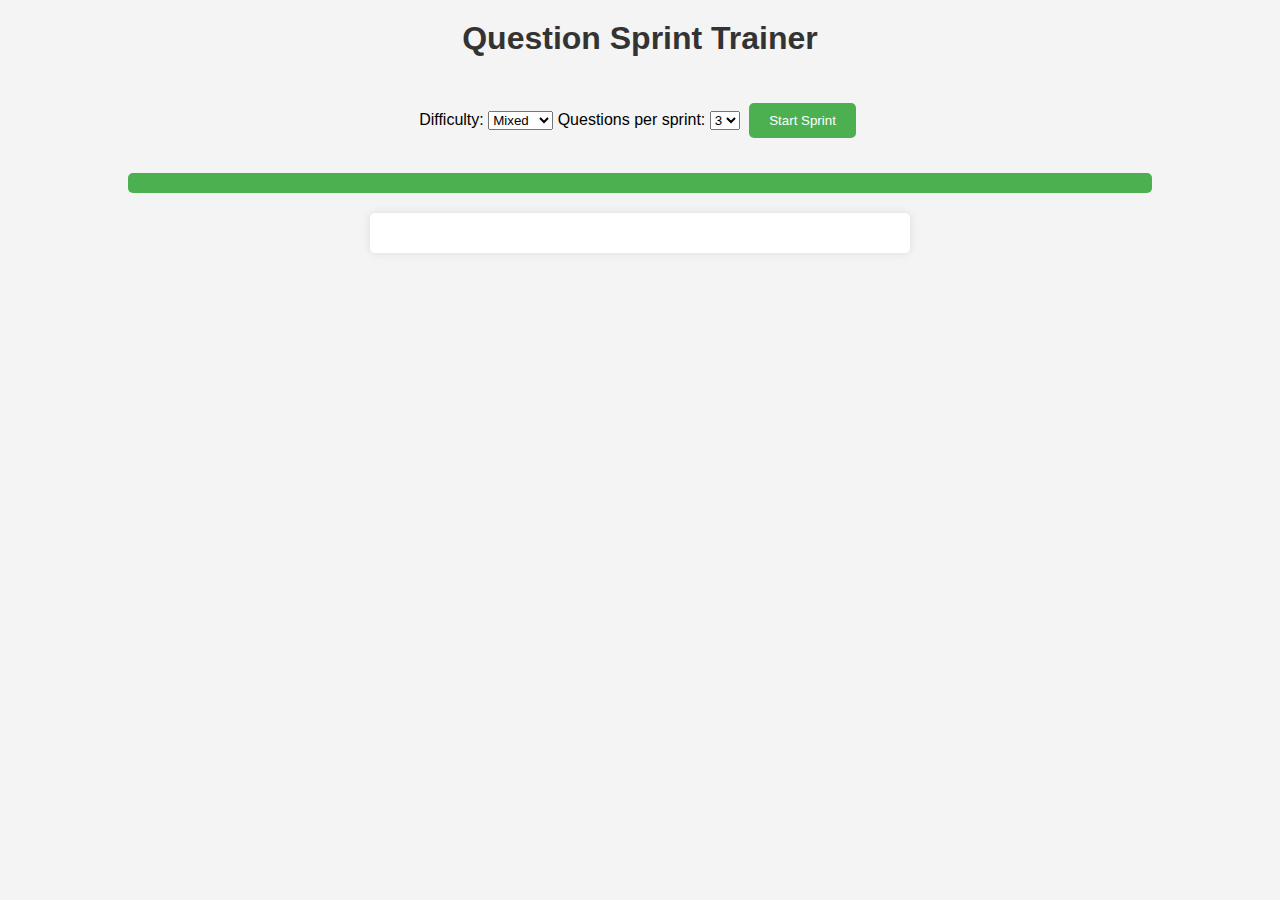
<file: speedSATMath/index.html>
<!DOCTYPE html>
<html>
<head>
    <meta charset="UTF-8">
    <title>Question Sprint Trainer</title>
    <link rel="stylesheet" href="style.css">
</head>
<body>
    <h1>Question Sprint Trainer</h1>
    <div id="controls">
        <label for="difficulty">Difficulty:</label>
        <select id="difficulty">
            <option value="all">Mixed</option>
            <option value="1">Level 1</option>
            <option value="2">Level 2</option>
            <option value="3">Level 3</option>
        </select>

        <label for="numQuestions">Questions per sprint:</label>
        <select id="numQuestions">
            <option value="3">3</option>
            <option value="4">4</option>
            <option value="5">5</option>
        </select>

        <button id="startBtn">Start Sprint</button>
    </div>

    <div id="progressBarContainer">
        <div id="progressBar"></div>
    </div>

    <div id="questionContainer"></div>

    <div id="result"></div>

    <script src="app.js"></script>
</body>
</html>
</file>
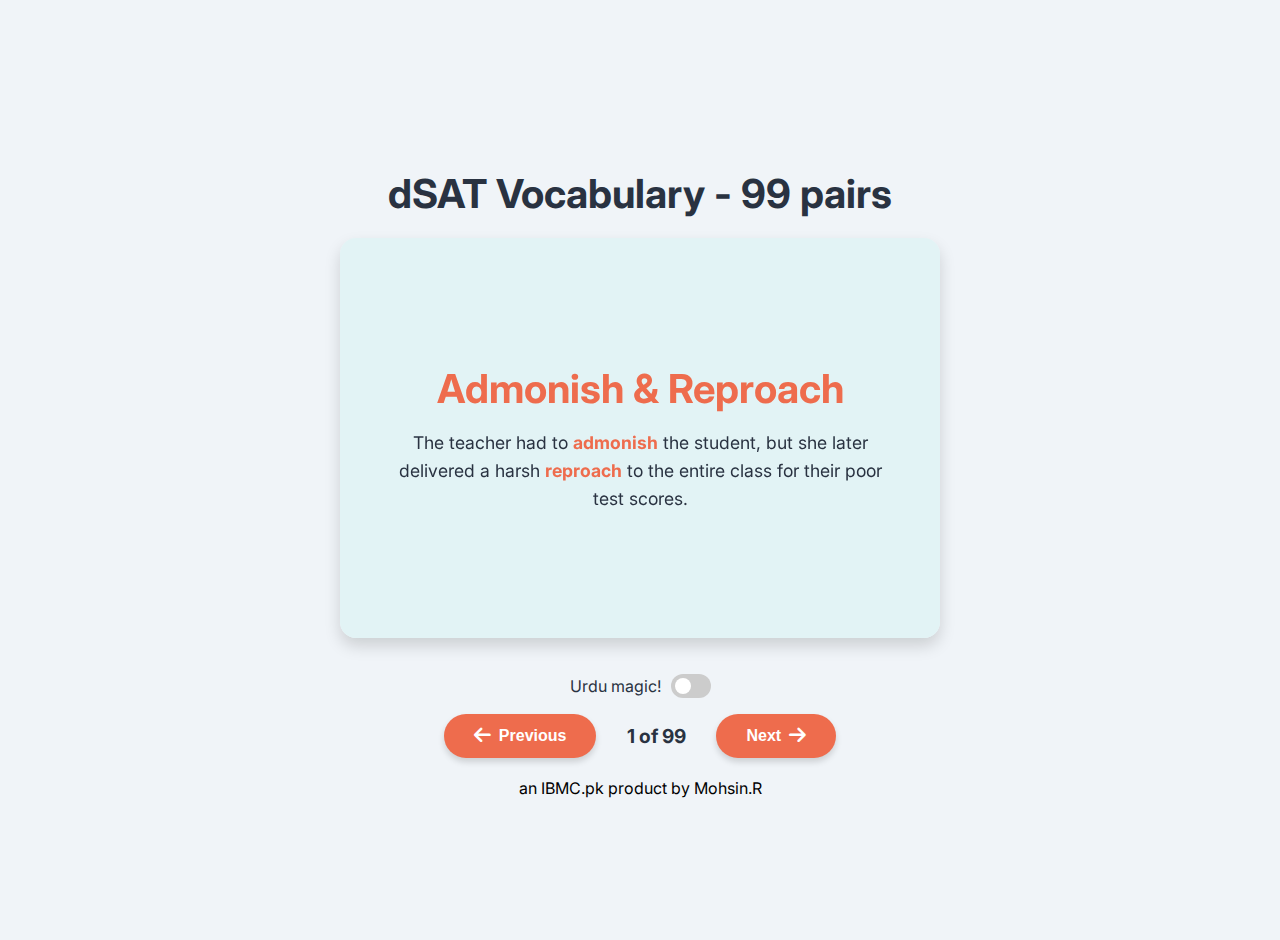
<file: dSAT-flashcards-vocab.html>
<!DOCTYPE html>
<html lang="en">
<head>
    <meta charset="UTF-8">
    <meta name="viewport" content="width=device-width, initial-scale=1.0">
    <title>dSAT Vocabulary - 99 pairs by IBMC.pk</title>
    <!-- Preconnect for Google Fonts -->
    <link rel="preconnect" href="https://fonts.googleapis.com">
    <link rel="preconnect" href="https://fonts.gstatic.com" crossorigin>
    <!-- Inter for English and general text -->
    <link href="https://fonts.googleapis.com/css2?family=Inter:wght@400;700&display=swap" rel="stylesheet">
    <!-- Noto Nastaliq Urdu for authentic Urdu script -->
    <link href="https://fonts.googleapis.com/css2?family=Noto+Nastaliq+Urdu:wght@400;700&display=swap" rel="stylesheet">
    <!-- Font Awesome for navigation icons -->
    <link rel="stylesheet" href="https://cdnjs.cloudflare.com/ajax/libs/font-awesome/6.5.2/css/all.min.css">
    <style>
        /* CSS Variables for a clean, consistent color palette */
        :root {
            --bg-color: #f0f4f8; /* A light, cool gray */
            --card-front-bg: #e2f3f5; /* A soft teal */
            --card-back-bg: #3d5a80; /* A deep, serious blue */
            --text-color: #293241; /* Dark blue-gray for text */
            --highlight-color: #ee6c4d; /* Vibrant coral for highlights */
            --shadow-color: rgba(0, 0, 0, 0.15);
            --toggle-bg: #ccc;
            --toggle-bg-active: #4CAF50;
        }

        /* Base styling for the body */
        body {
            font-family: 'Inter', sans-serif;
            background-color: var(--bg-color);
            margin: 0;
            padding: 20px;
            display: flex;
            justify-content: center;
            align-items: center;
            flex-direction: column;
            min-height: 100vh;
            text-align: center;
        }

        /* Main heading styling */
        h1 {
            color: var(--text-color);
            margin-bottom: 20px;
            font-size: clamp(1.5rem, 5vw, 2.5rem);
            font-weight: 700;
        }

        /* Container for the flashcard to enable 3D perspective */
        .flashcard-container {
            width: 100%;
            max-width: 600px;
            perspective: 1000px;
            /* Added a fixed height to prevent collapsing on flip */
            height: 400px; 
            cursor: pointer;
            margin-bottom: 20px;
        }

        /* The card itself, which will be flipped */
        .card {
            width: 100%;
            height: 100%;
            position: relative;
            transform-style: preserve-3d;
            transition: transform 0.6s ease-in-out;
            border-radius: 16px;
            box-shadow: 0 8px 16px var(--shadow-color);
        }

        /* CSS class to trigger the flip animation */
        .card.is-flipped {
            transform: rotateY(180deg);
        }
        
        /* Loading state styling */
        .loading {
            display: flex;
            justify-content: center;
            align-items: center;
            width: 100%;
            height: 100%;
            font-size: 1.5rem;
            color: var(--text-color);
            background-color: var(--card-front-bg);
            border-radius: 16px;
        }

        /* Base styling for both card faces */
        .card-face {
            position: absolute;
            width: 100%;
            height: 100%;
            backface-visibility: hidden;
            border-radius: 16px;
            display: flex;
            flex-direction: column;
            justify-content: center;
            align-items: center;
            text-align: center;
            padding: 2rem;
            box-sizing: border-box;
            color: var(--text-color);
            /* Added overflow to prevent content from spilling */
            overflow-y: auto;
        }

        /* Styling for the front of the card */
        .card-face.front {
            background-color: var(--card-front-bg);
        }
        
        .card-face.front .word-pair {
            font-size: clamp(1.5rem, 6vw, 2.5rem);
            font-weight: 700;
            margin-bottom: 1rem;
            color: var(--highlight-color);
        }
        
        /* Styling for the Urdu section, with RTL directionality */
        .urdu-section {
            margin-top: 1rem;
            padding-top: 1rem;
            border-top: 1px dashed var(--text-color);
            width: 100%;
            direction: rtl; /* Crucial for proper Urdu display */
            text-align: right;
            padding-right: 1rem;
            box-sizing: border-box;
        }

        .urdu-word {
            font-family: 'Noto Nastaliq Urdu', serif;
            font-size: clamp(1.5rem, 6vw, 2.5rem);
            line-height: 1.5;
            color: var(--text-color);
            margin-bottom: 0.5rem;
        }
        
        /* Specific styling for the Roman Urdu hint */
        .roman-urdu-hint {
            font-family: 'Inter', sans-serif;
            font-size: clamp(1rem, 3.5vw, 1.2rem);
            color: var(--text-color);
            font-weight: 400;
            direction: ltr; /* Forces left-to-right alignment within the RTL container */
            text-align: left;
            width: 100%; /* Ensures it takes up full width for proper alignment */
        }

        .card-face.front .example {
            font-size: clamp(0.9rem, 3vw, 1.1rem);
            line-height: 1.6;
            margin: 0;
            padding: 0 1rem;
            color: var(--text-color);
        }
        
        .card-face.front .example b {
            color: var(--highlight-color);
            font-weight: 700;
        }

        /* Styling for the back of the card */
        .card-face.back {
            transform: rotateY(180deg);
            background-color: var(--card-back-bg);
            color: #fff;
        }

        .card-face.back .meaning {
            font-size: clamp(1rem, 3.5vw, 1.2rem);
            line-height: 1.6;
            padding: 0 1rem;
            max-height: 300px; /* Constrain height for long definitions */
            overflow-y: auto; /* Enable scrolling for long content */
        }

        .card-face.back .meaning b {
            color: var(--highlight-color);
            font-weight: 700;
        }

        /* Navigation buttons and counter styling */
        .navigation {
            display: flex;
            justify-content: center;
            align-items: center;
            gap: 20px;
            width: 100%;
            max-width: 600px;
            margin-bottom: 20px;
        }

        .nav-button {
            background-color: var(--highlight-color);
            color: #fff;
            border: none;
            border-radius: 50px;
            padding: 12px 30px; 
            font-size: 1rem;
            font-weight: 700;
            cursor: pointer;
            transition: background-color 0.3s, transform 0.2s;
            box-shadow: 0 4px 6px var(--shadow-color);
            display: flex;
            align-items: center;
            gap: 8px;
        }

        .nav-button:hover {
            background-color: #e55c3c;
            transform: translateY(-2px);
        }
        
        .nav-button i {
            font-size: 1.2rem;
        }

        .card-counter {
            color: var(--text-color);
            font-size: 1.2rem;
            font-weight: 700;
            min-width: 80px;
            text-align: center;
        }
        
        /* Toggle switch styling */
        .toggle-container {
            display: flex;
            align-items: center;
            gap: 10px;
            margin-top: 1rem;
            margin-bottom: 1rem;
        }

        .switch {
            position: relative;
            display: inline-block;
            width: 40px;
            height: 24px;
        }

        .switch input {
            opacity: 0;
            width: 0;
            height: 0;
        }

        .slider {
            position: absolute;
            cursor: pointer;
            top: 0;
            left: 0;
            right: 0;
            bottom: 0;
            background-color: var(--toggle-bg);
            transition: .4s;
            border-radius: 24px;
        }

        .slider:before {
            position: absolute;
            content: "";
            height: 16px;
            width: 16px;
            left: 4px;
            bottom: 4px;
            background-color: white;
            transition: .4s;
            border-radius: 50%;
        }

        input:checked + .slider {
            background-color: var(--toggle-bg-active);
        }

        input:checked + .slider:before {
            transform: translateX(16px);
        }

        .toggle-label {
            color: var(--text-color);
            font-size: 1rem;
            user-select: none;
        }
    </style>
</head>
<body>

    <h1>dSAT Vocabulary - 99 pairs</h1>

    <div class="flashcard-container" id="flashcard-container">
        <div class="card" id="current-card">
            <div class="loading">
                Loading vocabulary...
            </div>
        </div>
    </div>
    
    <div class="toggle-container">
        <label class="toggle-label">Urdu magic!</label>
        <label class="switch">
            <input type="checkbox" id="urdu-toggle">
            <span class="slider"></span>
        </label>
    </div>
    <div class="navigation">
        <button id="prev-button" class="nav-button">
            <i class="fas fa-arrow-left"></i> Previous
        </button>
        <span id="card-counter" class="card-counter"></span>
        <button id="next-button" class="nav-button">
            Next <i class="fas fa-arrow-right"></i>
        </button>
    </div>
    <div>
        an IBMC.pk product by Mohsin.R
    </div>
    <script>
        let vocabulary = [];
        let currentCardIndex = 0;
        let totalCards = 0;

        const cardContainer = document.getElementById('current-card');
        const flashcardWrapper = document.getElementById('flashcard-container');
        const prevButton = document.getElementById('prev-button');
        const nextButton = document.getElementById('next-button');
        const cardCounter = document.getElementById('card-counter');
        const urduToggle = document.getElementById('urdu-toggle');

        /**
         * Fetches vocabulary data from the JSON file.
         * @returns {Promise<Array>} A promise that resolves with the vocabulary array.
         */
        async function fetchVocabulary() {
            try {
                const response = await fetch('satvocab99');
                if (!response.ok) {
                    throw new Error(`HTTP error! status: ${response.status}`);
                }
                const data = await response.json();
                return data;
            } catch (error) {
                console.error('Failed to fetch vocabulary data:', error);
                // Display an error message to the user
                cardContainer.innerHTML = '<div class="loading">Failed to load vocabulary. Kindly contact the team</div>';
                return [];
            }
        }

        /**
         * Renders the current flashcard content.
         */
        function renderCard() {
            if (totalCards === 0) {
                return;
            }
            
            const card = vocabulary[currentCardIndex];
            
            // Remove the loading indicator if it exists
            const loadingIndicator = cardContainer.querySelector('.loading');
            if (loadingIndicator) {
                 loadingIndicator.remove();
                 cardContainer.innerHTML = `
                    <div class="card-face front"></div>
                    <div class="card-face back"></div>
                `;
            }

            const frontFace = cardContainer.querySelector('.card-face.front');
            const backFace = cardContainer.querySelector('.card-face.back');

            // Construct the Urdu section based on the toggle state
            const urduSectionHTML = urduToggle.checked ? `
                <div class="urdu-section">
                    <div class="urdu-word">${card.urduWord}</div>
                    <div class="roman-urdu-hint">${card.romanUrduHint}</div>
                </div>
            ` : '';

            // Update the front of the card with English words, example, and the conditional Urdu section
            frontFace.innerHTML = `
                <div class="word-pair">${card.words.join(' & ')}</div>
                <p class="example">${card.example}</p>
                ${urduSectionHTML}
            `;
            
            // Update the back of the card
            backFace.innerHTML = `
                <p class="meaning">${card.meaning}</p>
            `;

            // Update the card counter
            cardCounter.textContent = `${currentCardIndex + 1} of ${totalCards}`;
        }

        /**
         * Initializes the flashcard app after data is loaded.
         */
        function initializeApp() {
            // Event listener to flip the card
            flashcardWrapper.addEventListener('click', () => {
                cardContainer.classList.toggle('is-flipped');
            });

            // Event listener for the previous button
            prevButton.addEventListener('click', () => {
                // Ensure the card is always on its front face when we navigate
                cardContainer.classList.remove('is-flipped');
                currentCardIndex = (currentCardIndex - 1 + totalCards) % totalCards;
                renderCard();
            });

            // Event listener for the next button
            nextButton.addEventListener('click', () => {
                // Ensure the card is always on its front face when we navigate
                cardContainer.classList.remove('is-flipped');
                currentCardIndex = (currentCardIndex + 1) % totalCards;
                renderCard();
            });
            
            // Event listener for the Urdu toggle switch
            urduToggle.addEventListener('change', () => {
                // Rerender the card to show/hide the Urdu text
                renderCard();
            });
        }

        document.addEventListener('DOMContentLoaded', async () => {
            // Fetch the data and then initialize the app
            vocabulary = await fetchVocabulary();
            totalCards = vocabulary.length;
            renderCard();
            initializeApp();
        });
    </script>
</body>
</html>
</file>
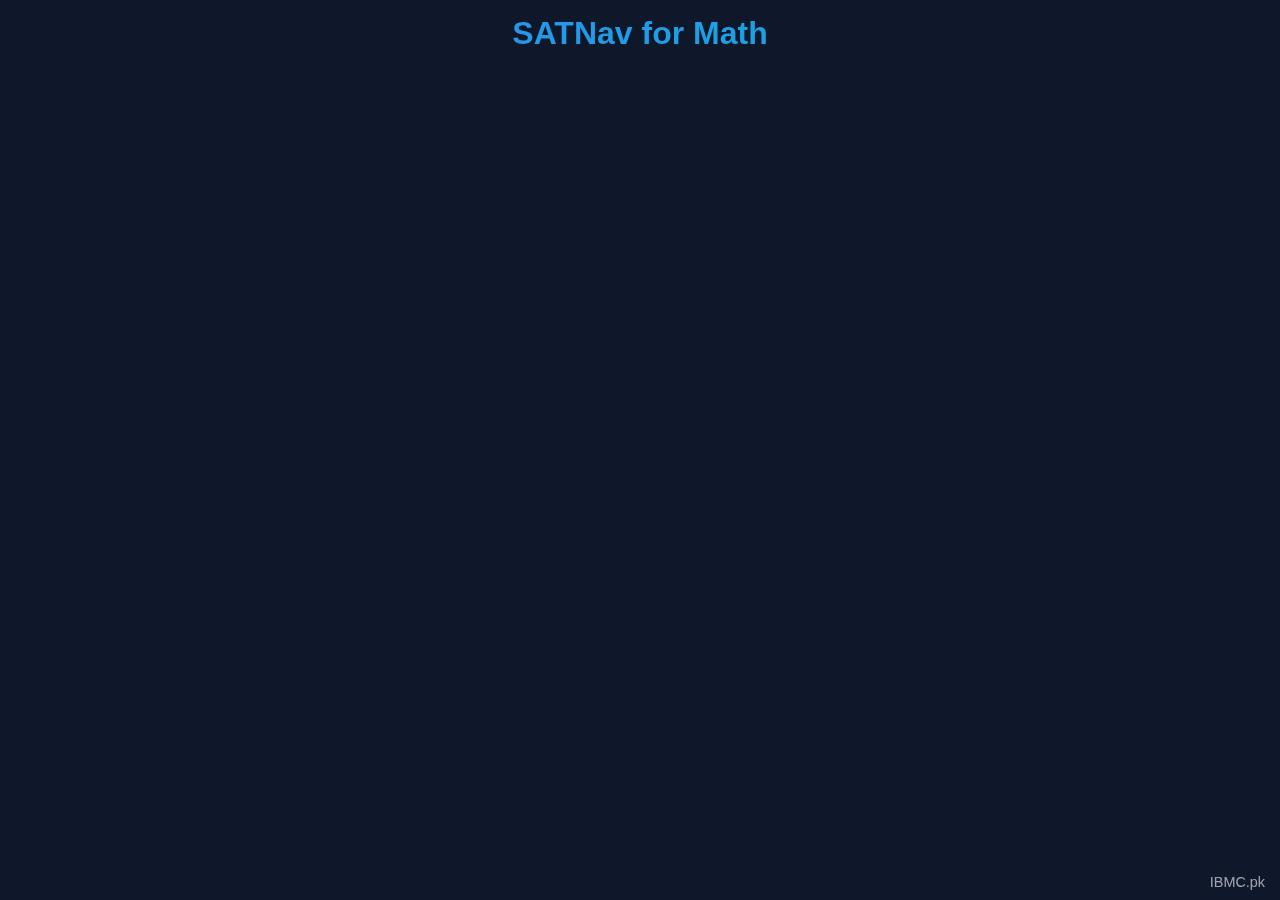
<file: SATnav.html>
<!DOCTYPE html>
<html lang="en">
<head>
<meta charset="UTF-8">
<meta name="viewport" content="width=device-width, initial-scale=1.0">
<title>SATNav for Math</title>
<style>
    body {
        font-family: 'Segoe UI', sans-serif;
        margin: 0;
        background: #0f172a;
        color: white;
        overflow: hidden;
    }

    header {
        text-align: center;
        padding: 15px;
        font-size: 2rem;
        font-weight: bold;
        background: linear-gradient(90deg, #3b82f6, #06b6d4);
        -webkit-background-clip: text;
        -webkit-text-fill-color: transparent;
    }

    #map-container {
        width: 100%;
        height: calc(100vh - 70px);
    }

    .footer {
        position: absolute;
        bottom: 10px;
        right: 15px;
        font-size: 0.9rem;
        opacity: 0.6;
    }

    svg text {
        font-size: 14px;
        fill: white;
        pointer-events: none;
    }

    .node circle {
        stroke: white;
        stroke-width: 2px;
        cursor: pointer;
        transition: transform 0.2s;
    }

    .node circle:hover {
        transform: scale(1.1);
        stroke-width: 3px;
    }
</style>
</head>
<body>
<header>SATNav for Math</header>
<div id="map-container"></div>
<div class="footer">IBMC.pk</div>

<script src="https://d3js.org/d3.v7.min.js"></script>
<script>
// Sample SAT Math Concept Data
const data = {
    name: "SAT Math",
    color: "#facc15",
    children: [
        {
            name: "Algebra & Linear Equations",
            color: "#3b82f6",
            children: [
                { name: "Solving Linear Equations", color: "#60a5fa" },
                { name: "Systems of Equations", color: "#93c5fd" },
                { name: "Inequalities", color: "#2563eb" }
            ]
        },
        {
            name: "Advanced Math",
            color: "#a855f7",
            children: [
                { name: "Quadratics", color: "#c084fc" },
                { name: "Functions", color: "#9333ea" },
                { name: "Polynomial Division", color: "#7e22ce" }
            ]
        },
        {
            name: "Problem Solving & Data Analysis",
            color: "#22c55e",
            children: [
                { name: "Ratios & Proportions", color: "#4ade80" },
                { name: "Statistics", color: "#16a34a" },
                { name: "Probability", color: "#15803d" }
            ]
        },
        {
            name: "Geometry & Trigonometry",
            color: "#f97316",
            children: [
                { name: "Angles & Triangles", color: "#fb923c" },
                { name: "Circles", color: "#ea580c" },
                { name: "Trigonometric Ratios", color: "#c2410c" }
            ]
        }
    ]
};

const width = window.innerWidth;
const height = window.innerHeight - 70;

const svg = d3.select("#map-container").append("svg")
    .attr("width", width)
    .attr("height", height)
    .call(d3.zoom().on("zoom", (event) => {
        g.attr("transform", event.transform);
    }))
    .append("g");

const g = svg.append("g");

const root = d3.hierarchy(data);
const treeLayout = d3.tree().size([2 * Math.PI, 250]);
treeLayout(root);

const radialPoint = (x, y) => {
    return [
        y * Math.cos(x - Math.PI / 2),
        y * Math.sin(x - Math.PI / 2)
    ];
};

g.selectAll("line")
    .data(root.links())
    .join("line")
    .attr("stroke", "#ccc")
    .attr("stroke-width", 1.5)
    .attr("x1", d => radialPoint(d.source.x, d.source.y)[0])
    .attr("y1", d => radialPoint(d.source.x, d.source.y)[1])
    .attr("x2", d => radialPoint(d.target.x, d.target.y)[0])
    .attr("y2", d => radialPoint(d.target.x, d.target.y)[1]);

const node = g.selectAll(".node")
    .data(root.descendants())
    .join("g")
    .attr("class", "node")
    .attr("transform", d => `translate(${radialPoint(d.x, d.y)})`);

node.append("circle")
    .attr("r", 40)
    .attr("fill", d => d.data.color || "#fff");

node.append("text")
    .attr("dy", ".35em")
    .attr("text-anchor", "middle")
    .text(d => d.data.name)
    .style("font-size", "10px")
    .style("fill", "white");
</script>
</body>
</html>
</file>
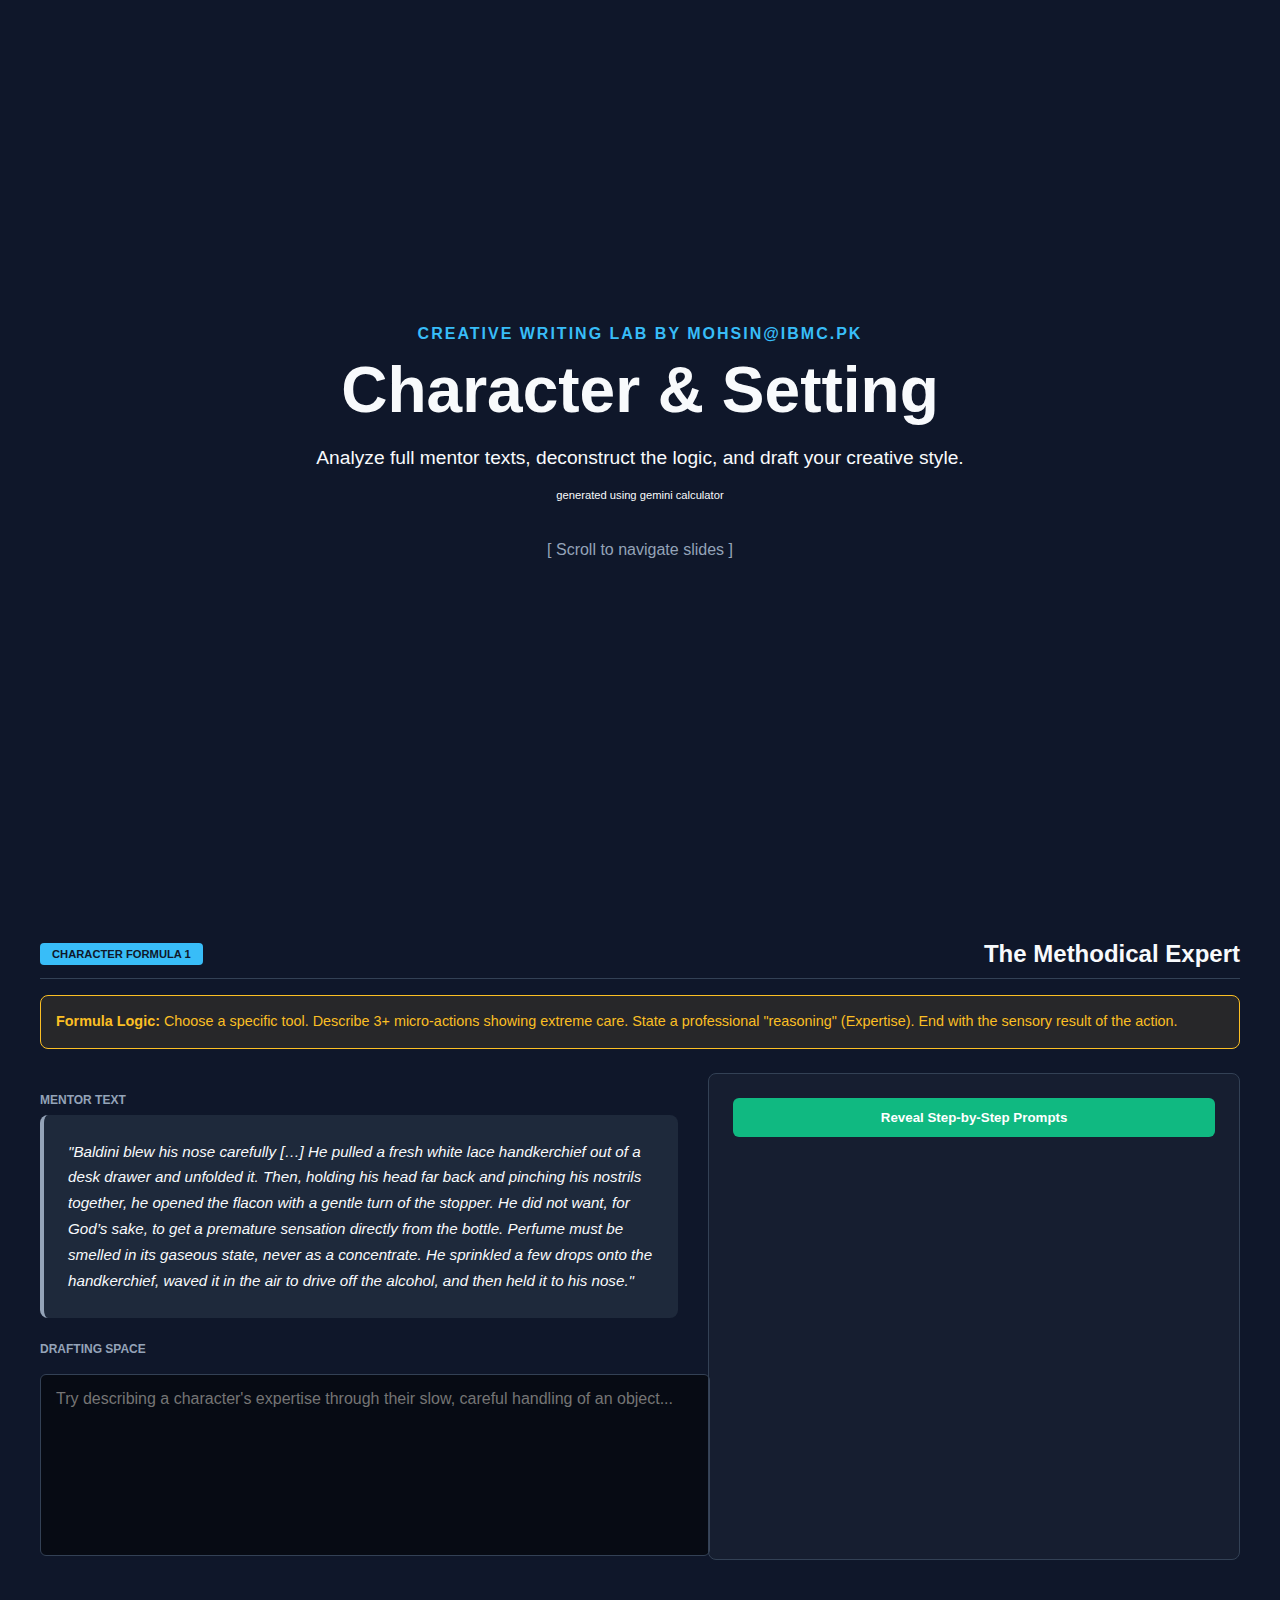
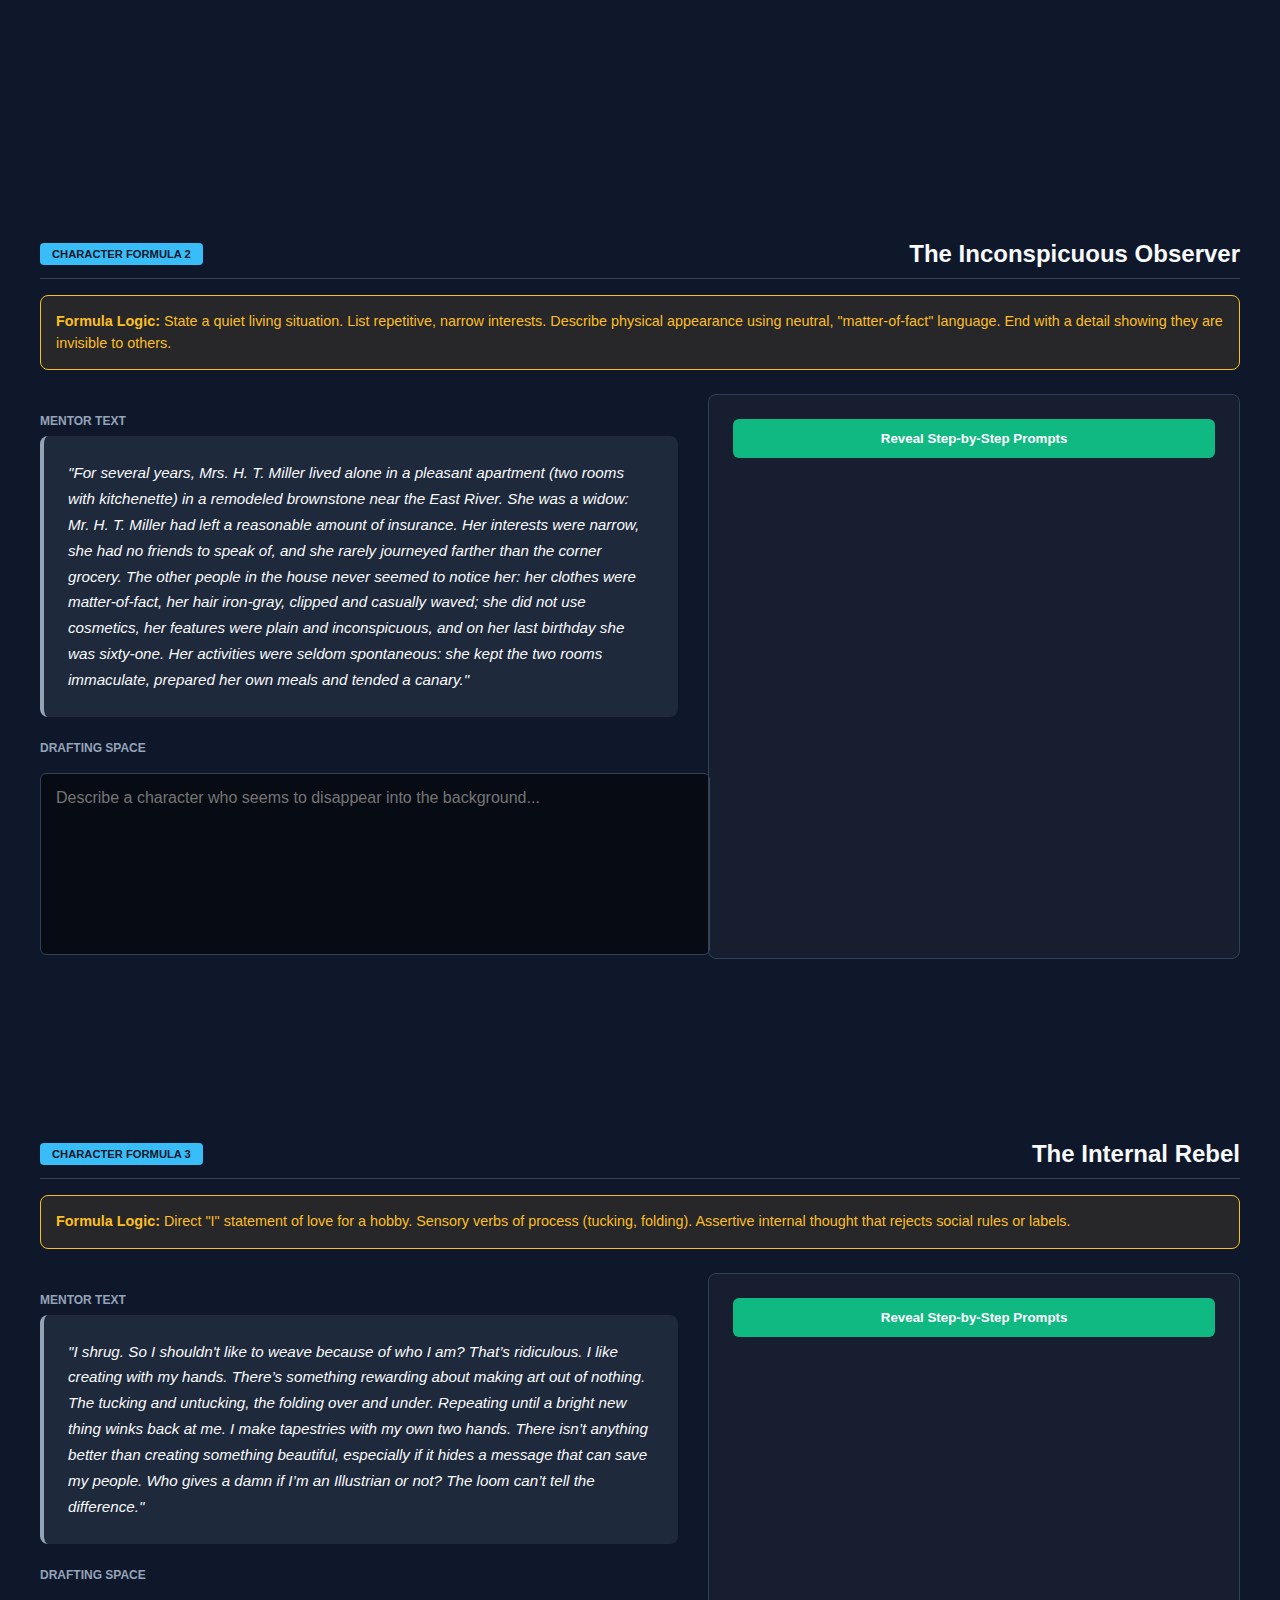
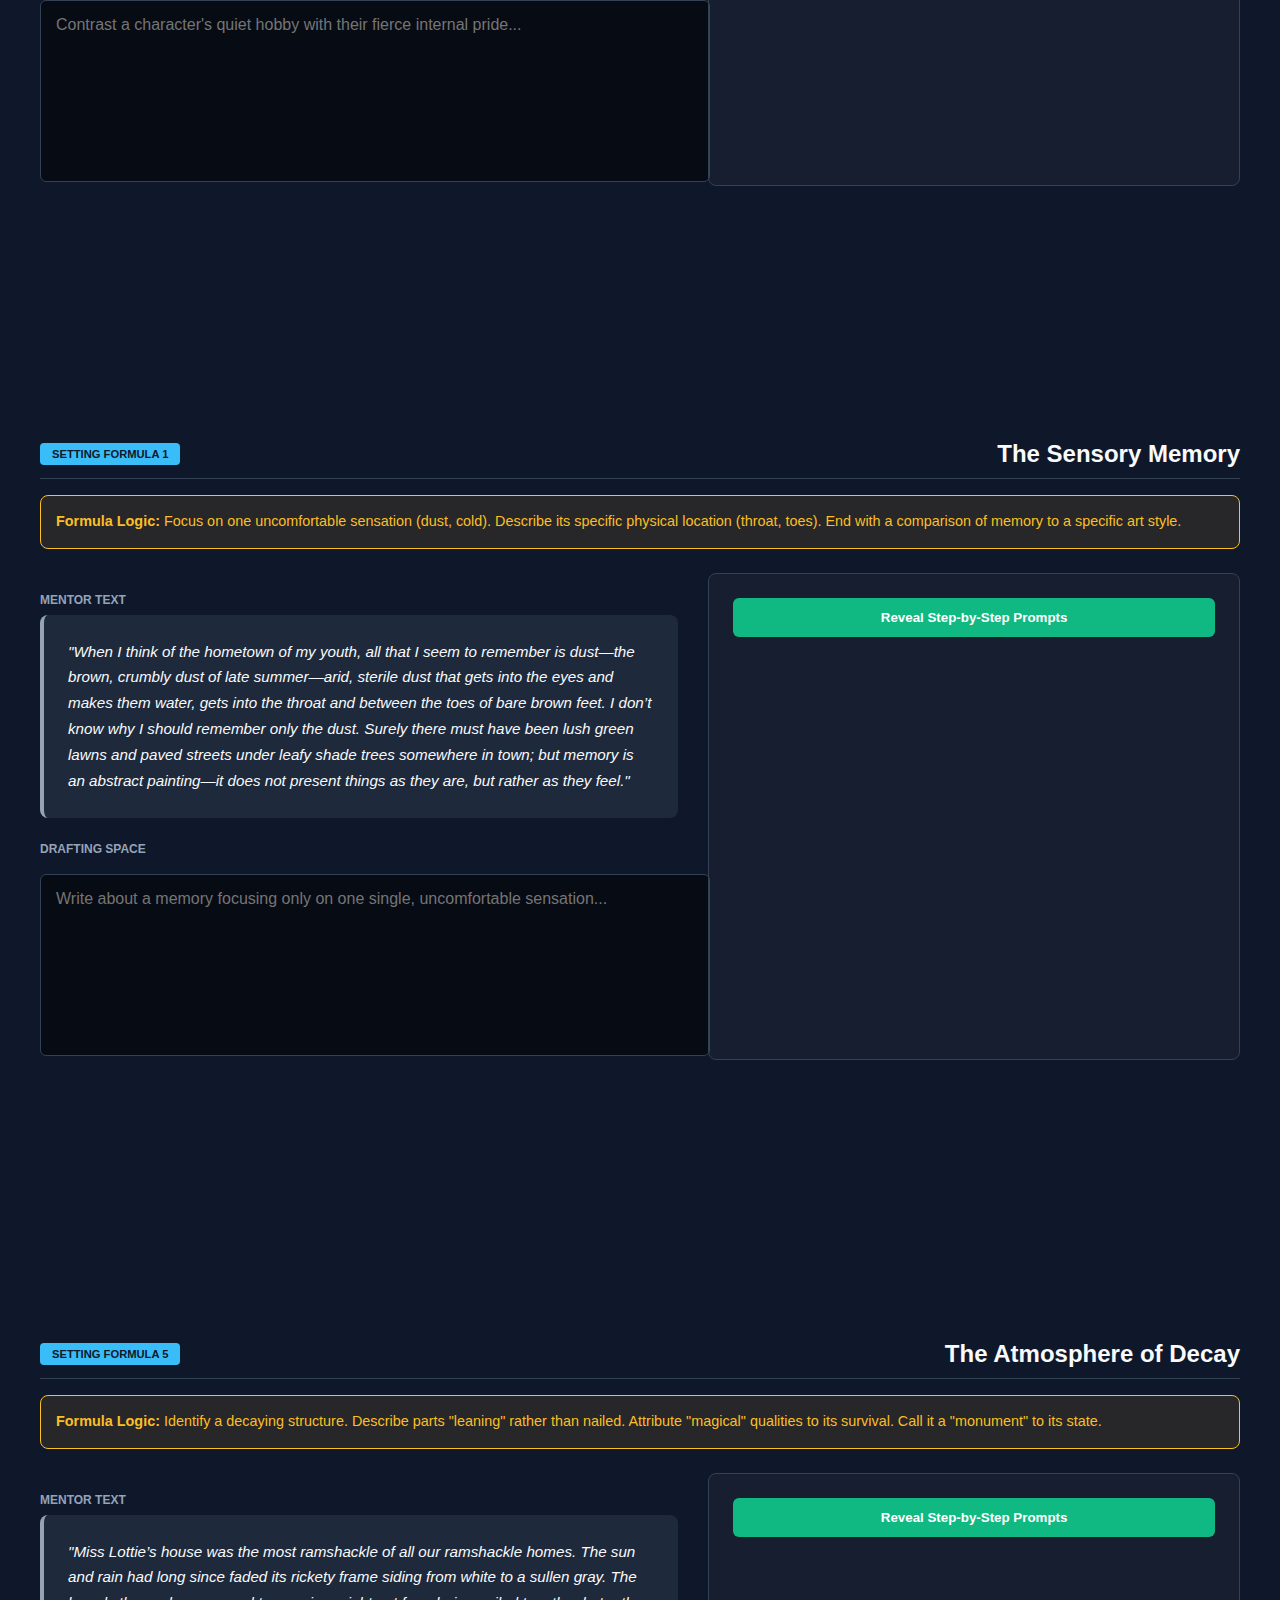
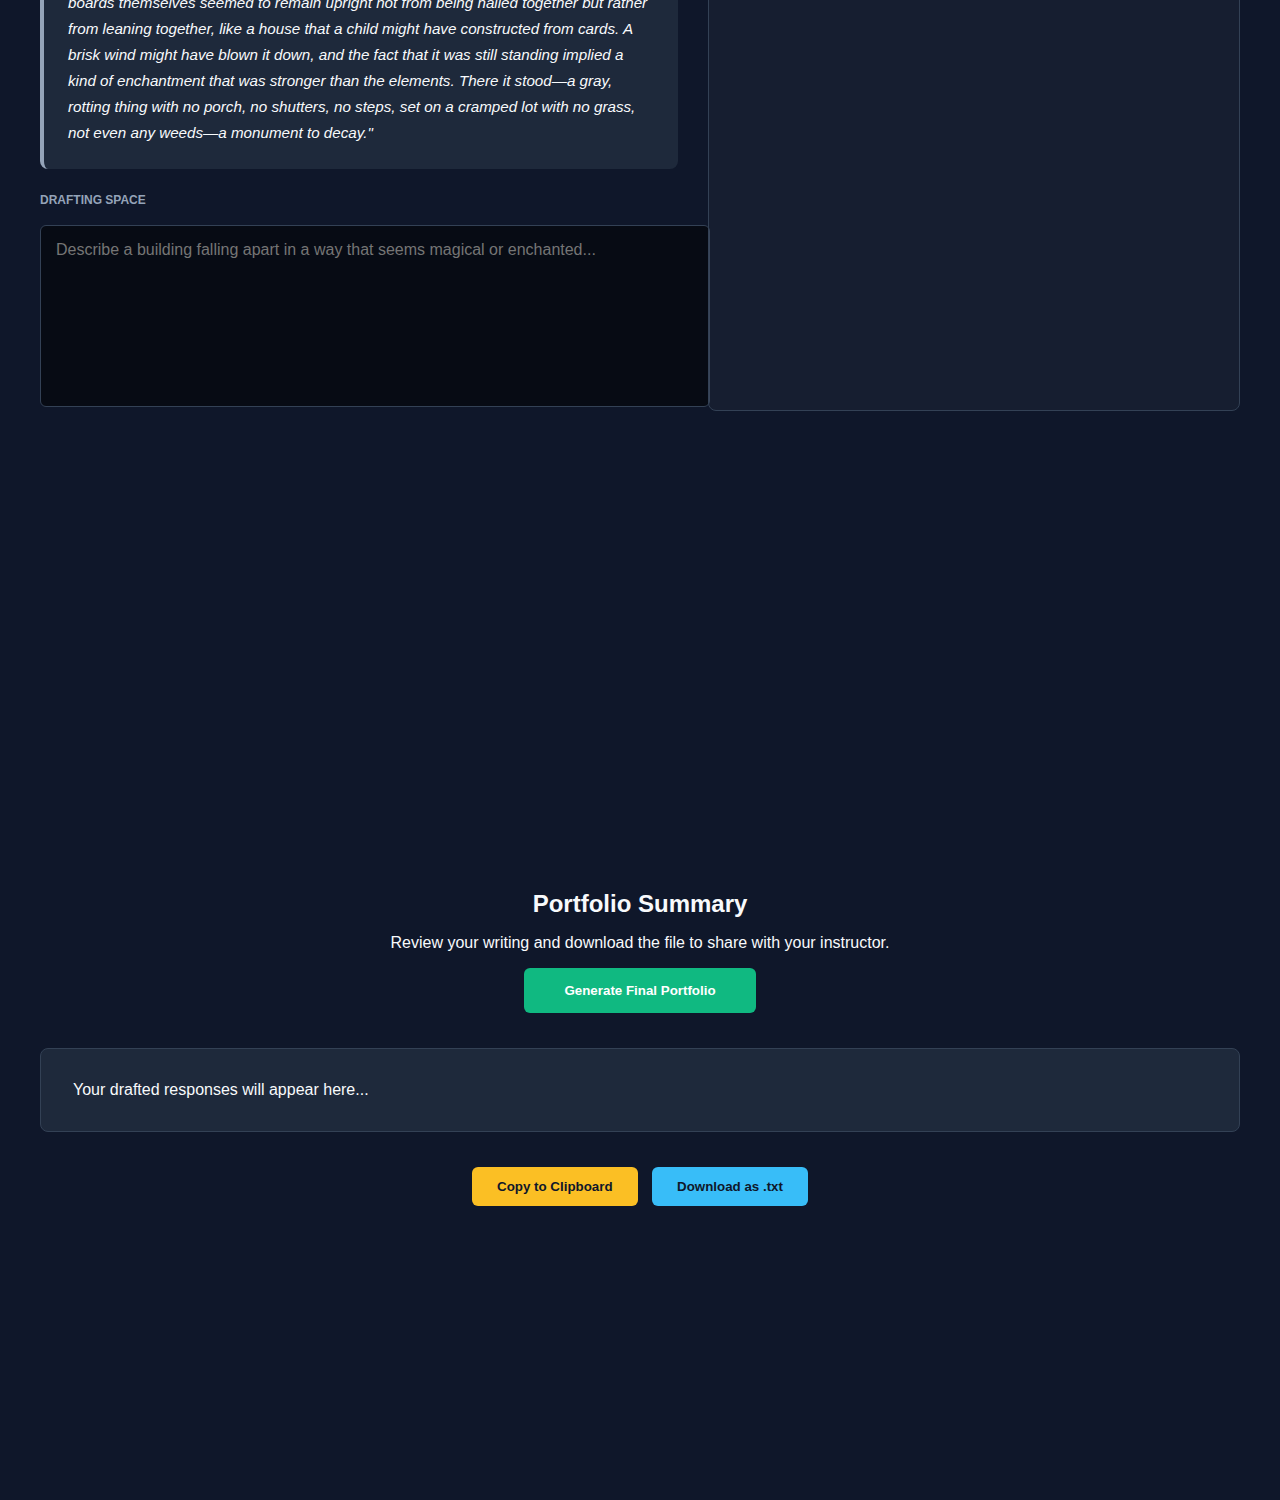
<file: Language/lal_t2_formula_setting.html>
<!DOCTYPE html>
<html lang="en">
<head>
    <meta charset="UTF-8">
    <meta name="viewport" content="width=device-width, initial-scale=1.0">
    <title>The Writing Formulae Lab by Mohsin@IBMC.pk</title>
    <style>
        :root {
            --bg: #0f172a;
            --card-bg: #1e293b;
            --accent: #38bdf8;
            --text: #f8fafc;
            --secondary: #fbbf24;
            --muted: #94a3b8;
            --border: #334155;
            --success: #10b981;
        }

        body, html {
            margin: 0; padding: 0;
            font-family: 'Inter', sans-serif;
            background-color: var(--bg); color: var(--text);
            scroll-snap-type: y mandatory; overflow-y: scroll;
        }

        section {
            height: 100vh; display: flex; flex-direction: column;
            justify-content: flex-start; align-items: center;
            scroll-snap-align: start; padding: 40px 20px;
            box-sizing: border-box; overflow-y: auto;
        }

        .container { max-width: 1200px; width: 100%; }

        .header-meta {
            display: flex; justify-content: space-between; align-items: center;
            margin-bottom: 1rem; border-bottom: 1px solid var(--border); padding-bottom: 10px;
        }

        .badge { background: var(--accent); color: var(--bg); padding: 5px 12px; border-radius: 4px; font-weight: 800; font-size: 0.7rem; text-transform: uppercase; }

        .grid { display: grid; grid-template-columns: 1.2fr 1fr; gap: 30px; }

        .formula-box {
            background: rgba(251, 191, 36, 0.1); border: 1px solid var(--secondary);
            padding: 15px; border-radius: 8px; margin-bottom: 1.5rem; font-size: 0.9rem; color: var(--secondary); line-height: 1.5;
        }

        .mentor-text {
            background: var(--card-bg); padding: 1.5rem; border-radius: 8px;
            line-height: 1.7; font-style: italic; margin-bottom: 1.5rem; border-left: 4px solid var(--muted); font-size: 0.95rem;
        }

        .practice-card {
            background: rgba(255,255,255,0.03); border: 1px solid var(--border);
            padding: 1.5rem; border-radius: 8px; position: sticky; top: 0;
        }

        .prompt-item {
            display: none; padding: 10px; background: var(--card-bg);
            margin-bottom: 8px; border-radius: 6px; border-left: 4px solid var(--accent);
            animation: fadeIn 0.4s forwards; font-size: 0.9rem;
        }

        @keyframes fadeIn { from { opacity: 0; transform: translateY(5px); } to { opacity: 1; transform: translateY(0); } }

        .reveal-btn {
            background: var(--success); color: white; border: none; padding: 12px;
            border-radius: 6px; cursor: pointer; font-weight: bold; width: 100%; margin-bottom: 15px;
        }

        .user-input {
            width: 100%; height: 150px; background: #070b14; border: 1px solid var(--border);
            color: white; padding: 15px; border-radius: 6px; font-family: inherit;
            margin-top: 10px; resize: none; font-size: 1rem; transition: border-color 0.3s;
        }

        .user-input:focus { border-color: var(--accent); outline: none; }

        .myp-box {
            margin-top: 15px; padding: 12px; background: rgba(56, 189, 248, 0.1);
            border: 1px dashed var(--accent); border-radius: 6px; color: var(--accent);
            display: none; font-weight: 600; font-size: 0.85rem;
        }

        #summary-content {
            background: var(--card-bg); padding: 2rem; border-radius: 8px;
            white-space: pre-wrap; margin-top: 20px; text-align: left; max-height: 500px; overflow-y: auto; border: 1px solid var(--border);
        }

        .action-btn { padding: 12px 25px; border-radius: 6px; border: none; cursor: pointer; font-weight: bold; margin: 5px; }
        .download-btn { background: var(--accent); color: var(--bg); }
        .copy-btn { background: var(--secondary); color: var(--bg); }

        h2 { margin: 0; color: var(--text); font-size: 1.5rem; }
        h3 { font-size: 0.75rem; text-transform: uppercase; color: var(--muted); margin-bottom: 8px; margin-top: 20px; }
        .title-slide { justify-content: center; text-align: center; }
        .section-label { color: var(--accent); font-weight: bold; text-transform: uppercase; letter-spacing: 2px; margin-bottom: 10px; display: block; }
    </style>
</head>
<body>

    <section class="title-slide">
        <div class="container">
            <span class="section-label">Creative Writing Lab by Mohsin@IBMC.pk</span>
            <h1 style="font-size: 4rem; margin: 0;">Character & Setting</h1>
            <p style="font-size: 1.2rem; margin-top: 20px;">Analyze full mentor texts, deconstruct the logic, and draft your creative style.</p>
            <p style="font-size: 0.7rem; margin-top: 10px;">generated using gemini calculator</p>
            
            <p style="color: var(--muted); margin-top: 40px;">[ Scroll to navigate slides ]</p>
        </div>
    </section>

    <section>
        <div class="container">
            <div class="header-meta"><span class="badge">Character Formula 1</span><h2>The Methodical Expert</h2></div>
            <div class="formula-box"><strong>Formula Logic:</strong> Choose a specific tool. Describe 3+ micro-actions showing extreme care. State a professional "reasoning" (Expertise). End with the sensory result of the action.</div>
            <div class="grid">
                <div>
                    <h3>Mentor Text</h3>
                    <div class="mentor-text">
                        "Baldini blew his nose carefully […] He pulled a fresh white lace handkerchief out of a desk drawer and unfolded it. Then, holding his head far back and pinching his nostrils together, he opened the flacon with a gentle turn of the stopper. He did not want, for God’s sake, to get a premature sensation directly from the bottle. Perfume must be smelled in its gaseous state, never as a concentrate. He sprinkled a few drops onto the handkerchief, waved it in the air to drive off the alcohol, and then held it to his nose."
                    </div>
                    <h3>Drafting Space</h3>
                    <textarea class="user-input" data-label="C1: Methodical Expert" placeholder="Try describing a character's expertise through their slow, careful handling of an object..."></textarea>
                </div>
                <div class="practice-card" data-slide="c1">
                    <button class="reveal-btn" onclick="revealPrompt('c1')">Reveal Step-by-Step Prompts</button>
                    <div class="prompt-item">Write 3 sentences about someone cleaning a pair of glasses very slowly.</div>
                    <div class="prompt-item">Write a paragraph about a character organizing colored pencils by shade.</div>
                    <div class="prompt-item">Describe how a character carefully unwraps a fragile gift.</div>
                    <div class="prompt-item">Show expertise in a craft (painting/carving) using precise verbs.</div>
                    <div class="myp-box">MYP Level: Create a scene where methodical interaction leads to a moment of victory.</div>
                </div>
            </div>
        </div>
    </section>

    <section>
        <div class="container">
            <div class="header-meta"><span class="badge">Character Formula 2</span><h2>The Inconspicuous Observer</h2></div>
            <div class="formula-box"><strong>Formula Logic:</strong> State a quiet living situation. List repetitive, narrow interests. Describe physical appearance using neutral, "matter-of-fact" language. End with a detail showing they are invisible to others.</div>
            <div class="grid">
                <div>
                    <h3>Mentor Text</h3>
                    <div class="mentor-text">
                        "For several years, Mrs. H. T. Miller lived alone in a pleasant apartment (two rooms with kitchenette) in a remodeled brownstone near the East River. She was a widow: Mr. H. T. Miller had left a reasonable amount of insurance. Her interests were narrow, she had no friends to speak of, and she rarely journeyed farther than the corner grocery. The other people in the house never seemed to notice her: her clothes were matter-of-fact, her hair iron-gray, clipped and casually waved; she did not use cosmetics, her features were plain and inconspicuous, and on her last birthday she was sixty-one. Her activities were seldom spontaneous: she kept the two rooms immaculate, prepared her own meals and tended a canary."
                    </div>
                    <h3>Drafting Space</h3>
                    <textarea class="user-input" data-label="C2: Inconspicuous Observer" placeholder="Describe a character who seems to disappear into the background..."></textarea>
                </div>
                <div class="practice-card" data-slide="c2">
                    <button class="reveal-btn" onclick="revealPrompt('c2')">Reveal Step-by-Step Prompts</button>
                    <div class="prompt-item">Character sitting in the same chair daily watching rain.</div>
                    <div class="prompt-item">Describe a person whose clothes match the wall color.</div>
                    <div class="prompt-item">List three repetitive, boring tasks they do every morning.</div>
                    <div class="prompt-item">Describe the habit of never being noticed by neighbors.</div>
                    <div class="myp-box">MYP Level: An inconspicuous character reflects on an important decision.</div>
                </div>
            </div>
        </div>
    </section>

    <section>
        <div class="container">
            <div class="header-meta"><span class="badge">Character Formula 3</span><h2>The Internal Rebel</h2></div>
            <div class="formula-box"><strong>Formula Logic:</strong> Direct "I" statement of love for a hobby. Sensory verbs of process (tucking, folding). Assertive internal thought that rejects social rules or labels.</div>
            <div class="grid">
                <div>
                    <h3>Mentor Text</h3>
                    <div class="mentor-text">
                        "I shrug. So I shouldn't like to weave because of who I am? That’s ridiculous. I like creating with my hands. There’s something rewarding about making art out of nothing. The tucking and untucking, the folding over and under. Repeating until a bright new thing winks back at me. I make tapestries with my own two hands. There isn’t anything better than creating something beautiful, especially if it hides a message that can save my people. Who gives a damn if I’m an Illustrian or not? The loom can’t tell the difference."
                    </div>
                    <h3>Drafting Space</h3>
                    <textarea class="user-input" data-label="C3: Internal Rebel" placeholder="Contrast a character's quiet hobby with their fierce internal pride..."></textarea>
                </div>
                <div class="practice-card" data-slide="c3">
                    <button class="reveal-btn" onclick="revealPrompt('c3')">Reveal Step-by-Step Prompts</button>
                    <div class="prompt-item">"I love to run" + explanation of inner strength.</div>
                    <div class="prompt-item">A hobby + a thought showing you don't care what others think.</div>
                    <div class="prompt-item">Connect a creative task to a character's secret identity.</div>
                    <div class="myp-box">MYP Level: Internal conviction about a craft leads to time travel.</div>
                </div>
            </div>
        </div>
    </section>

    <section>
        <div class="container">
            <div class="header-meta"><span class="badge">Setting Formula 1</span><h2>The Sensory Memory</h2></div>
            <div class="formula-box"><strong>Formula Logic:</strong> Focus on one uncomfortable sensation (dust, cold). Describe its specific physical location (throat, toes). End with a comparison of memory to a specific art style.</div>
            <div class="grid">
                <div>
                    <h3>Mentor Text</h3>
                    <div class="mentor-text">
                        "When I think of the hometown of my youth, all that I seem to remember is dust—the brown, crumbly dust of late summer—arid, sterile dust that gets into the eyes and makes them water, gets into the throat and between the toes of bare brown feet. I don’t know why I should remember only the dust. Surely there must have been lush green lawns and paved streets under leafy shade trees somewhere in town; but memory is an abstract painting—it does not present things as they are, but rather as they feel."
                    </div>
                    <h3>Drafting Space</h3>
                    <textarea class="user-input" data-label="S1: Sensory Memory" placeholder="Write about a memory focusing only on one single, uncomfortable sensation..."></textarea>
                </div>
                <div class="practice-card" data-slide="s1">
                    <button class="reveal-btn" onclick="revealPrompt('s1')">Reveal Step-by-Step Prompts</button>
                    <div class="prompt-item">Write one sentence focusing only on a smell.</div>
                    <div class="prompt-item">Feeling of hot metal on a playground on a summer day.</div>
                    <div class="prompt-item">Describe a childhood room using one specific texture.</div>
                    <div class="myp-box">MYP Level: Memory as an abstract painting leads to a shift in perspective.</div>
                </div>
            </div>
        </div>
    </section>

    <section>
        <div class="container">
            <div class="header-meta"><span class="badge">Setting Formula 5</span><h2>The Atmosphere of Decay</h2></div>
            <div class="formula-box"><strong>Formula Logic:</strong> Identify a decaying structure. Describe parts "leaning" rather than nailed. Attribute "magical" qualities to its survival. Call it a "monument" to its state.</div>
            <div class="grid">
                <div>
                    <h3>Mentor Text</h3>
                    <div class="mentor-text">
                        "Miss Lottie’s house was the most ramshackle of all our ramshackle homes. The sun and rain had long since faded its rickety frame siding from white to a sullen gray. The boards themselves seemed to remain upright not from being nailed together but rather from leaning together, like a house that a child might have constructed from cards. A brisk wind might have blown it down, and the fact that it was still standing implied a kind of enchantment that was stronger than the elements. There it stood—a gray, rotting thing with no porch, no shutters, no steps, set on a cramped lot with no grass, not even any weeds—a monument to decay."
                    </div>
                    <h3>Drafting Space</h3>
                    <textarea class="user-input" data-label="S5: Atmosphere of Decay" placeholder="Describe a building falling apart in a way that seems magical or enchanted..."></textarea>
                </div>
                <div class="practice-card" data-slide="s5">
                    <button class="reveal-btn" onclick="revealPrompt('s5')">Reveal Step-by-Step Prompts</button>
                    <div class="prompt-item">Describe an old playground covered in rust and weeds.</div>
                    <div class="prompt-item">Abandoned library with shelves "leaning together" like cards.</div>
                    <div class="prompt-item">Use a simile for a decaying building (e.g. "constructed from cards").</div>
                    <div class="myp-box">MYP Level: Decay representing a character's moment of victory.</div>
                </div>
            </div>
        </div>
    </section>

    <section class="title-slide">
        <div class="container">
            <h2>Portfolio Summary</h2>
            <p>Review your writing and download the file to share with your instructor.</p>
            <button class="reveal-btn" style="width: auto; padding: 15px 40px;" onclick="generateSummary()">Generate Final Portfolio</button>
            <div id="summary-content">Your drafted responses will appear here...</div>
            <div style="margin-top: 30px;">
                <button class="action-btn copy-btn" onclick="copyWork()">Copy to Clipboard</button>
                <button class="action-btn download-btn" onclick="downloadWork()">Download as .txt</button>
            </div>
        </div>
    </section>

    <script>
        function revealPrompt(slideId) {
            const card = document.querySelector(`.practice-card[data-slide="${slideId}"]`);
            const hiddenPrompts = card.querySelectorAll('.prompt-item:not([style*="display: block"])');
            const mypBox = card.querySelector('.myp-box');
            const btn = card.querySelector('.reveal-btn');

            if (hiddenPrompts.length > 0) {
                hiddenPrompts[0].style.display = 'block';
                if (hiddenPrompts.length === 1) {
                    mypBox.style.display = 'block';
                    btn.innerText = "All Prompts Revealed";
                    btn.disabled = true;
                }
            }
        }

        function generateSummary() {
            const inputs = document.querySelectorAll('.user-input');
            let summary = "WRITING FORMULAE PORTFOLIO\n==============================\n\n";
            inputs.forEach(input => {
                const label = input.getAttribute('data-label');
                const val = input.value || "[No response recorded]";
                summary += `FORMULA: ${label}\n------------------------------\n${val}\n\n`;
            });
            document.getElementById('summary-content').innerText = summary;
        }

        function copyWork() {
            const content = document.getElementById('summary-content').innerText;
            navigator.clipboard.writeText(content);
            alert("Portfolio copied to clipboard!");
        }

        function downloadWork() {
            const content = document.getElementById('summary-content').innerText;
            const blob = new Blob([content], { type: 'text/plain' });
            const url = URL.createObjectURL(blob);
            const a = document.createElement('a');
            a.href = url;
            a.download = 'Writing_Portfolio.txt';
            a.click();
            URL.revokeObjectURL(url);
        }
    </script>
</body>
</html>
</file>
<file: speedSATMath/style.css>
body {
    font-family: Arial, sans-serif;
    background-color: #f4f4f4;
    margin: 0;
    padding: 0;
    display: flex;
    flex-direction: column;
    align-items: center;
    justify-content: flex-start;
    min-height: 100vh;
}
h1 {
    margin-top: 20px;
    color: #333;
}
#controls {
    margin: 20px;
}
button {
    padding: 10px 20px;
    margin: 5px;
    background-color: #4CAF50;
    border: none;
    color: white;
    cursor: pointer;
    border-radius: 5px;
}
button:hover {
    background-color: #45a049;
}
#progressBarContainer {
    width: 80%;
    background-color: #ddd;
    border-radius: 5px;
    margin-top: 10px;
}
#progressBar {
    width: 100%;
    height: 20px;
    background-color: #4CAF50;
    border-radius: 5px;
    transition: width 0.2s;
}
#questionContainer {
    background: white;
    padding: 20px;
    border-radius: 5px;
    box-shadow: 0 0 10px rgba(0,0,0,0.1);
    width: 80%;
    max-width: 500px;
    margin-top: 20px;
}
.choice {
    display: block;
    margin: 10px 0;
    padding: 10px;
    background-color: #f0f0f0;
    border-radius: 5px;
    cursor: pointer;
}
.choice:hover {
    background-color: #ddd;
}
#result {
    margin-top: 20px;
}
</file>
